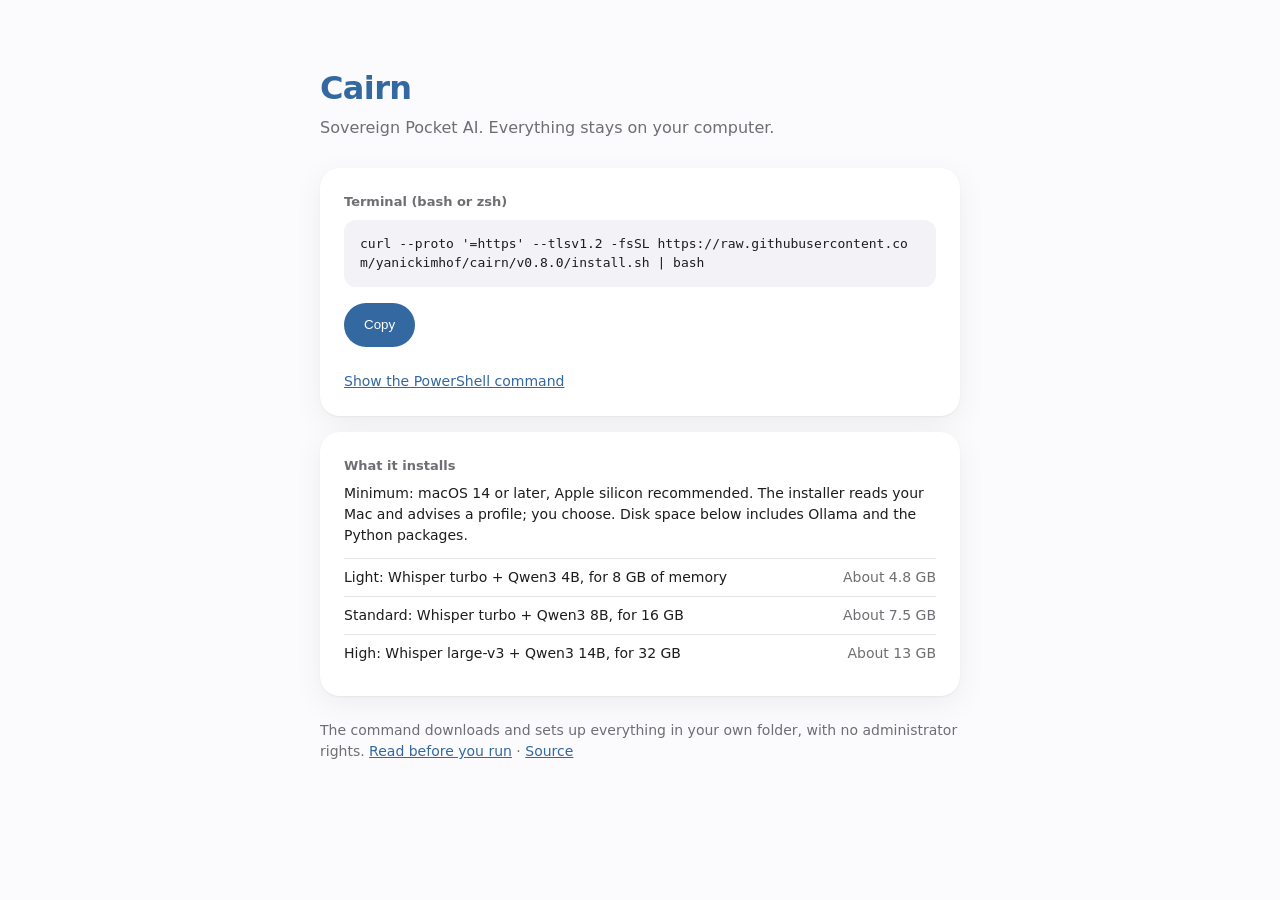
<file: docs/index.html>
<!doctype html>
<html lang="en">
<head>
<meta charset="utf-8">
<meta name="viewport" content="width=device-width, initial-scale=1">
<title>Cairn: install</title>
<style>
:root{color-scheme:light dark;--bg:#FBFBFD;--card:#fff;--ink:#1D1D1F;--mute:#6E6E73;--accent:#3368A0;--line:#E5E5EA;--code:#F2F2F7}
@media (prefers-color-scheme:dark){:root{--bg:#000;--card:#1C1C1E;--ink:#F5F5F7;--mute:#A1A1A6;--accent:#6FA3DB;--line:#2C2C2E;--code:#2C2C2E}}
body{margin:0;background:var(--bg);color:var(--ink);font:16px/1.5 -apple-system,BlinkMacSystemFont,"SF Pro Text","Segoe UI",system-ui,sans-serif}
main{max-width:640px;margin:0 auto;padding:64px 24px}
h1{font-size:32px;letter-spacing:-.02em;margin:0 0 4px;color:var(--accent)}
p{color:var(--mute);margin:0 0 28px}
.card{background:var(--card);border-radius:20px;padding:24px;box-shadow:0 1px 2px rgba(0,0,0,.05),0 8px 30px rgba(0,0,0,.06)}
.label{font-size:13px;font-weight:600;color:var(--mute);margin-bottom:8px}
pre{margin:0 0 16px;background:var(--code);border-radius:12px;padding:14px 16px;overflow-x:auto;font:13px/1.5 ui-monospace,SFMono-Regular,Menlo,Consolas,monospace;white-space:pre-wrap;word-break:break-all}
button{min-height:44px;padding:0 20px;border:0;border-radius:999px;background:var(--accent);color:#fff;font:600 15px inherit;cursor:pointer}
.alt{margin-top:24px;font-size:14px;color:var(--mute)}
a{color:var(--accent)}
.spec{margin-top:16px}table{width:100%;border-collapse:collapse;font-size:14px}td{padding:8px 0;border-top:1px solid var(--line)}td:last-child{text-align:right;color:var(--mute);white-space:nowrap}.min{font-size:14px;margin:0 0 12px;color:var(--ink)}</style>
</head>
<body>
<main>
<h1>Cairn</h1>
<p>Sovereign Pocket AI. Everything stays on your computer.</p>
<div class="card">
<div class="label" id="label">Your install command</div>
<pre id="cmd"></pre>
<button id="copy" type="button">Copy</button>
<div class="alt" id="alt"></div>
</div>
<div class="card spec"><div class="label">What it installs</div><p class="min" id="min"></p><table id="spec"></table></div><p class="alt" style="margin-top:24px">The command downloads and sets up everything in your own folder, with no administrator rights. <a href="https://github.com/yanickimhof/cairn/blob/main/SECURITY.md">Read before you run</a> · <a href="https://github.com/yanickimhof/cairn">Source</a></p>
</main>
<script>
var base = "https://raw.githubusercontent.com/yanickimhof/cairn/v0.8.0/";
var cmds = {
  sh: { label: "Terminal (bash or zsh)", text: "curl --proto '=https' --tlsv1.2 -fsSL " + base + "install.sh | bash" },
  ps: { label: "PowerShell", text: "irm " + base + "install.ps1 | iex" }
};
var ua = (navigator.userAgentData && navigator.userAgentData.platform) || navigator.platform || navigator.userAgent || "";
var key = /win/i.test(ua) ? "ps" : "sh";
var specs = {
  sh: { min: "Minimum: macOS 14 or later, Apple silicon recommended. The installer reads your Mac and advises a profile; you choose. Disk space below includes Ollama and the Python packages.", rows: [["Light: Whisper turbo + Qwen3 4B, for 8 GB of memory", "About 4.8 GB"], ["Standard: Whisper turbo + Qwen3 8B, for 16 GB", "About 7.5 GB"], ["High: Whisper large-v3 + Qwen3 14B, for 32 GB", "About 13 GB"]] },
  ps: { min: "Minimum: Windows 10 22H2 or later. About 7 GB of disk (estimate).", rows: [["Whisper large-v3-turbo (speech)", "1.6 GB"], ["Qwen3 4B (language model)", "2.5 GB"], ["Ollama (model server)", "1.7 GB download, about 4 GB installed"], ["Python 3.11 and packages", "About 1 GB"]] }
};
function showSpec(k) {
  document.getElementById("min").textContent = specs[k].min;
  var t = document.getElementById("spec");
  t.textContent = "";
  specs[k].rows.forEach(function (r) {
    var tr = document.createElement("tr");
    r.forEach(function (c) { var td = document.createElement("td"); td.textContent = c; tr.appendChild(td); });
    t.appendChild(tr);
  });
}
function show(k) {
  showSpec(k);
  document.getElementById("label").textContent = cmds[k].label;
  document.getElementById("cmd").textContent = cmds[k].text;
  var other = k === "ps" ? "sh" : "ps";
  var alt = document.getElementById("alt");
  alt.textContent = "";
  var a = document.createElement("a");
  a.href = "#"; a.textContent = "Show the " + cmds[other].label + " command";
  a.onclick = function (e) { e.preventDefault(); show(other); };
  alt.appendChild(a);
}
document.getElementById("copy").onclick = function () {
  var b = this, t = document.getElementById("cmd").textContent;
  if (navigator.clipboard) { navigator.clipboard.writeText(t).then(function () { b.textContent = "Copied"; setTimeout(function () { b.textContent = "Copy"; }, 1500); }); }
};
show(key);
</script>
</body>
</html>
</file>
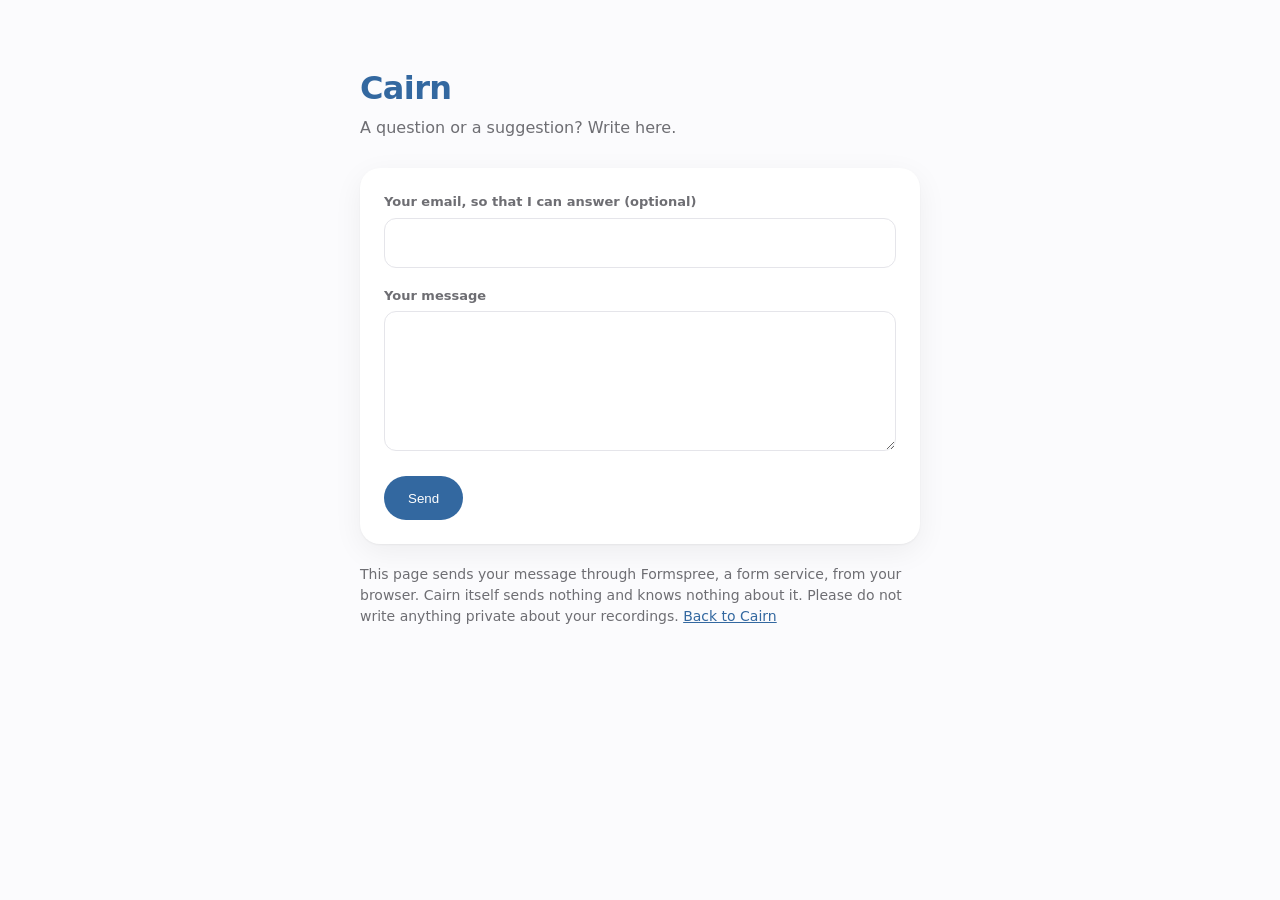
<file: docs/contact.html>
<!doctype html>
<html lang="en">
<head>
<meta charset="utf-8">
<meta name="viewport" content="width=device-width, initial-scale=1">
<title>Cairn: a question or a suggestion</title>
<style>
:root{color-scheme:light dark;--bg:#FBFBFD;--card:#fff;--ink:#1D1D1F;--mute:#6E6E73;--accent:#3368A0;--line:#E5E5EA}
@media (prefers-color-scheme:dark){:root{--bg:#000;--card:#1C1C1E;--ink:#F5F5F7;--mute:#A1A1A6;--accent:#6FA3DB;--line:#2C2C2E}}
body{margin:0;background:var(--bg);color:var(--ink);font:16px/1.5 -apple-system,BlinkMacSystemFont,"SF Pro Text","Segoe UI",system-ui,sans-serif}
main{max-width:560px;margin:0 auto;padding:64px 24px}
h1{font-size:32px;letter-spacing:-.02em;margin:0 0 4px;color:var(--accent)}
p{color:var(--mute);margin:0 0 28px}
.card{background:var(--card);border-radius:20px;padding:24px;box-shadow:0 1px 2px rgba(0,0,0,.05),0 8px 30px rgba(0,0,0,.06)}
label{display:block;font-size:13px;font-weight:600;color:var(--mute);margin:0 0 6px}
input,textarea{width:100%;box-sizing:border-box;border:1.5px solid var(--line);border-radius:12px;padding:12px 14px;font:inherit;color:var(--ink);background:var(--card);margin:0 0 18px}
input:focus,textarea:focus{outline:2px solid var(--accent);outline-offset:1px}
textarea{min-height:140px;resize:vertical}
button{min-height:44px;padding:0 24px;border:0;border-radius:999px;background:var(--accent);color:#fff;font:600 15px inherit;cursor:pointer}
.note{margin-top:20px;font-size:14px;color:var(--mute)}
a{color:var(--accent)}
.hp{position:absolute;left:-9999px}
</style>
</head>
<body>
<main>
<h1>Cairn</h1>
<p>A question or a suggestion? Write here.</p>
<form class="card" action="https://formspree.io/f/myeepadb" method="POST">
<label for="email">Your email, so that I can answer (optional)</label>
<input id="email" name="email" type="email" autocomplete="email">
<label for="message">Your message</label>
<textarea id="message" name="message" required></textarea>
<input class="hp" type="text" name="_gotcha" tabindex="-1" autocomplete="off" aria-hidden="true">
<button type="submit">Send</button>
</form>
<p class="note">This page sends your message through Formspree, a form service, from your browser. Cairn itself sends nothing and knows nothing about it. Please do not write anything private about your recordings. <a href="https://github.com/yanickimhof/cairn">Back to Cairn</a></p>
</main>
</body>
</html>
</file>
